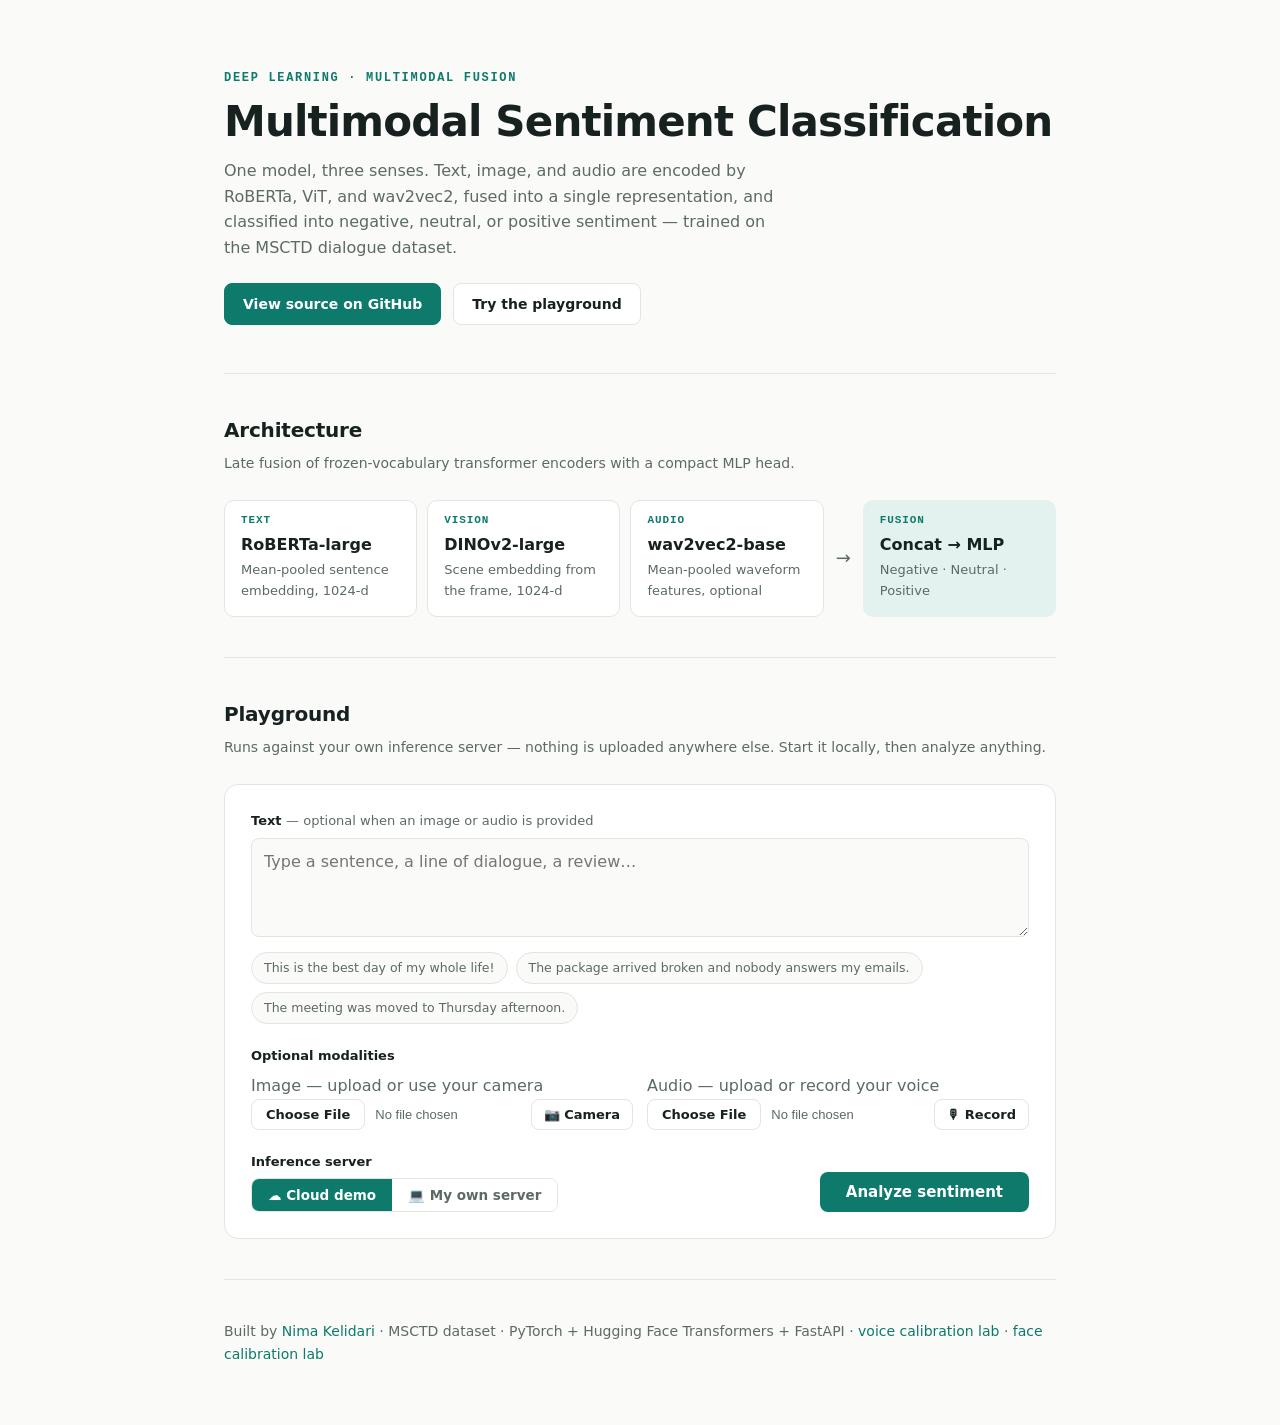
<file: docs/index.html>
<!doctype html>
<html lang="en">
<head>
<meta charset="utf-8">
<meta name="viewport" content="width=device-width, initial-scale=1">
<title>Multimodal Sentiment Classification</title>
<meta name="description" content="Text + vision + audio sentiment classification with RoBERTa, ViT and wav2vec2 fusion.">
<style>
  :root {
    --bg: #fafaf8;
    --surface: #ffffff;
    --ink: #17211f;
    --muted: #5c6a66;
    --line: #e3e5e0;
    --accent: #0d7a6c;
    --accent-soft: #e3f2ef;
    --neg: #c94f42;
    --neu: #b98a2e;
    --pos: #2e8b57;
    --mono: ui-monospace, SFMono-Regular, Menlo, Consolas, monospace;
  }
  @media (prefers-color-scheme: dark) {
    :root {
      --bg: #101413;
      --surface: #181d1c;
      --ink: #e8ecea;
      --muted: #93a19c;
      --line: #262d2b;
      --accent: #35b39f;
      --accent-soft: #16302b;
    }
  }
  * { box-sizing: border-box; margin: 0; }
  body {
    background: var(--bg);
    color: var(--ink);
    font: 16px/1.6 system-ui, -apple-system, "Segoe UI", sans-serif;
    -webkit-font-smoothing: antialiased;
  }
  .wrap { max-width: 880px; margin: 0 auto; padding: 0 24px; }

  header { padding: 72px 0 48px; }
  .kicker {
    font: 600 12px/1 var(--mono);
    letter-spacing: .14em; text-transform: uppercase;
    color: var(--accent);
  }
  h1 { font-size: clamp(28px, 5vw, 42px); line-height: 1.15; margin: 14px 0 12px; letter-spacing: -0.02em; }
  .lede { color: var(--muted); max-width: 56ch; }
  .links { margin-top: 22px; display: flex; gap: 12px; flex-wrap: wrap; }
  .btn {
    display: inline-block; padding: 9px 18px; border-radius: 8px;
    text-decoration: none; font-weight: 600; font-size: 14px;
    border: 1px solid var(--line); color: var(--ink); background: var(--surface);
    transition: border-color .15s;
  }
  .btn:hover { border-color: var(--accent); }
  .btn.primary { background: var(--accent); border-color: var(--accent); color: #fff; }
  .btn.primary:hover { filter: brightness(1.08); }

  section { padding: 40px 0; border-top: 1px solid var(--line); }
  h2 { font-size: 20px; margin-bottom: 6px; letter-spacing: -0.01em; }
  .sub { color: var(--muted); font-size: 14px; margin-bottom: 26px; }

  /* Architecture */
  .arch { display: flex; align-items: stretch; gap: 10px; flex-wrap: wrap; }
  .modality { flex: 1 1 140px; }
  .card {
    background: var(--surface); border: 1px solid var(--line);
    border-radius: 10px; padding: 14px 16px; height: 100%;
  }
  .card .tag { font: 600 11px/1 var(--mono); color: var(--accent); letter-spacing: .08em; text-transform: uppercase; }
  .card .name { font-weight: 650; margin: 6px 0 2px; }
  .card .desc { color: var(--muted); font-size: 13px; }
  .arrow { align-self: center; color: var(--muted); font-size: 18px; padding: 0 2px; }
  .fusion .card { background: var(--accent-soft); border-color: transparent; }
  @media (max-width: 640px) { .arrow { display: none; } .modality { flex-basis: 100%; } }

  /* Playground */
  .play {
    background: var(--surface); border: 1px solid var(--line);
    border-radius: 14px; padding: 26px;
  }
  label { display: block; font-weight: 600; font-size: 13px; margin: 18px 0 6px; }
  label:first-child { margin-top: 0; }
  .hint { font-weight: 400; color: var(--muted); }
  textarea, input[type="text"] {
    width: 100%; padding: 10px 12px; border-radius: 8px;
    border: 1px solid var(--line); background: var(--bg); color: var(--ink);
    font: inherit; resize: vertical;
  }
  textarea:focus, input[type="text"]:focus { outline: 2px solid var(--accent); outline-offset: -1px; border-color: transparent; }
  .chips { display: flex; gap: 8px; flex-wrap: wrap; margin-top: 8px; }
  .chip {
    font-size: 12.5px; padding: 5px 12px; border-radius: 999px; cursor: pointer;
    border: 1px solid var(--line); background: var(--bg); color: var(--muted);
  }
  .chip:hover { color: var(--accent); border-color: var(--accent); }
  .uploads { display: flex; gap: 14px; flex-wrap: wrap; }
  .uploads > div { flex: 1 1 220px; }
  input[type="file"] { width: 100%; font-size: 13px; color: var(--muted); }
  input[type="file"]::file-selector-button {
    font: 600 13px system-ui; padding: 7px 14px; margin-right: 10px;
    border-radius: 8px; border: 1px solid var(--line);
    background: var(--surface); color: var(--ink); cursor: pointer;
  }
  #imgPreview { display: none; margin-top: 10px; max-height: 120px; max-width: 100%; border-radius: 8px; border: 1px solid var(--line); }
  .cap-row { display: flex; gap: 8px; align-items: center; }
  .cap-row input[type="file"] { flex: 1; min-width: 0; }
  button.mini {
    flex-shrink: 0; padding: 7px 12px; border-radius: 8px; cursor: pointer;
    font: 600 13px system-ui; border: 1px solid var(--line);
    background: var(--surface); color: var(--ink); white-space: nowrap;
  }
  button.mini:hover { border-color: var(--accent); color: var(--accent); }
  button.mini.recording {
    border-color: var(--neg); color: var(--neg);
    animation: pulse 1.2s ease-in-out infinite;
  }
  button.mini.ghost { color: var(--muted); }
  @keyframes pulse { 50% { opacity: .55; } }
  .cam-panel { display: none; margin-top: 10px; }
  .cam-panel video {
    width: 100%; max-height: 220px; border-radius: 8px;
    border: 1px solid var(--line); background: #000; object-fit: cover;
  }
  .cap-actions { display: flex; gap: 8px; margin-top: 8px; }
  #audPreview { display: none; margin-top: 10px; width: 100%; height: 36px; }
  .row { display: flex; gap: 14px; align-items: end; flex-wrap: wrap; margin-top: 22px; }
  .row .grow { flex: 1 1 260px; }
  .row label { margin: 0 0 6px; }
  button#analyze {
    padding: 11px 26px; border-radius: 8px; border: none; cursor: pointer;
    background: var(--accent); color: #fff; font: 600 15px system-ui;
  }
  button#analyze:disabled { opacity: .6; cursor: wait; }
  .server-toggle { display: inline-flex; border: 1px solid var(--line); border-radius: 8px; overflow: hidden; }
  .server-toggle .seg {
    padding: 8px 16px; border: none; cursor: pointer; font: 600 13.5px system-ui;
    background: var(--surface); color: var(--muted);
  }
  .server-toggle .seg.active { background: var(--accent); color: #fff; }

  #result { margin-top: 24px; display: none; }
  .verdict { display: flex; align-items: baseline; gap: 12px; }
  .verdict .label { font-size: 26px; font-weight: 700; }
  .verdict .conf { color: var(--muted); font-size: 14px; }
  .meter {
    height: 8px; border-radius: 999px; background: var(--line);
    margin-top: 12px; overflow: hidden;
  }
  .meter > div { height: 100%; width: 0; border-radius: 999px; transition: width .5s ease; }
  .note { margin-top: 10px; font-size: 13px; color: var(--muted); }

  #offline { margin-top: 24px; display: none; }
  .offline-box {
    border: 1px dashed var(--line); border-radius: 10px; padding: 18px;
    font-size: 14px; color: var(--muted);
  }
  pre {
    background: var(--bg); border: 1px solid var(--line); border-radius: 8px;
    padding: 12px 14px; margin-top: 10px; overflow-x: auto;
    font: 12.5px/1.7 var(--mono); color: var(--ink);
  }

  footer { padding: 40px 0 60px; border-top: 1px solid var(--line); color: var(--muted); font-size: 14px; }
  footer a { color: var(--accent); text-decoration: none; }
</style>
</head>
<body>

<div class="wrap">
  <header>
    <div class="kicker">Deep Learning · Multimodal Fusion</div>
    <h1>Multimodal Sentiment Classification</h1>
    <p class="lede">
      One model, three senses. Text, image, and audio are encoded by
      RoBERTa, ViT, and wav2vec2, fused into a single representation, and
      classified into negative, neutral, or positive sentiment — trained on the
      MSCTD dialogue dataset.
    </p>
    <div class="links">
      <a class="btn primary" href="https://github.com/Nikelroid/multimodal-sentiment-classification">View source on GitHub</a>
      <a class="btn" href="#playground">Try the playground</a>
    </div>
  </header>

  <section>
    <h2>Architecture</h2>
    <p class="sub">Late fusion of frozen-vocabulary transformer encoders with a compact MLP head.</p>
    <div class="arch">
      <div class="modality"><div class="card">
        <div class="tag">Text</div>
        <div class="name">RoBERTa-large</div>
        <div class="desc">Mean-pooled sentence embedding, 1024-d</div>
      </div></div>
      <div class="modality"><div class="card">
        <div class="tag">Vision</div>
        <div class="name">DINOv2-large</div>
        <div class="desc">Scene embedding from the frame, 1024-d</div>
      </div></div>
      <div class="modality"><div class="card">
        <div class="tag">Audio</div>
        <div class="name">wav2vec2-base</div>
        <div class="desc">Mean-pooled waveform features, optional</div>
      </div></div>
      <div class="arrow">→</div>
      <div class="modality fusion"><div class="card">
        <div class="tag">Fusion</div>
        <div class="name">Concat → MLP</div>
        <div class="desc">Negative · Neutral · Positive</div>
      </div></div>
    </div>
  </section>

  <section id="playground">
    <h2>Playground</h2>
    <p class="sub">
      Runs against your own inference server — nothing is uploaded anywhere else.
      Start it locally, then analyze anything.
    </p>

    <div class="play">
      <label for="text">Text <span class="hint">— optional when an image or audio is provided</span></label>
      <textarea id="text" rows="3" placeholder="Type a sentence, a line of dialogue, a review…"></textarea>
      <div class="chips">
        <span class="chip">This is the best day of my whole life!</span>
        <span class="chip">The package arrived broken and nobody answers my emails.</span>
        <span class="chip">The meeting was moved to Thursday afternoon.</span>
      </div>

      <label style="margin-top:22px">Optional modalities</label>
      <div class="uploads">
        <div>
          <span class="hint">Image — upload or use your camera</span>
          <div class="cap-row">
            <input type="file" id="image" accept="image/*">
            <button type="button" class="mini" id="camBtn">📷 Camera</button>
          </div>
          <div id="camPanel" class="cam-panel">
            <video id="camVideo" autoplay playsinline muted></video>
            <div class="cap-actions">
              <button type="button" class="mini" id="snapBtn">Capture</button>
              <button type="button" class="mini ghost" id="camCancel">Cancel</button>
            </div>
          </div>
          <img id="imgPreview" alt="preview">
        </div>
        <div>
          <span class="hint">Audio — upload or record your voice</span>
          <div class="cap-row">
            <input type="file" id="audio" accept="audio/*">
            <button type="button" class="mini" id="recBtn">🎙 Record</button>
          </div>
          <audio id="audPreview" controls></audio>
          <div class="hint" id="capNote"></div>
        </div>
      </div>

      <div class="row">
        <div class="grow">
          <label>Inference server</label>
          <div class="server-toggle">
            <button type="button" class="seg" id="modeCloud">☁️ Cloud demo</button>
            <button type="button" class="seg" id="modeLocal">💻 My own server</button>
          </div>
          <input type="text" id="api" style="margin-top:8px">
        </div>
        <button id="analyze">Analyze sentiment</button>
      </div>

      <div id="result">
        <div class="verdict">
          <span class="label" id="verdictLabel"></span>
          <span class="conf" id="verdictConf"></span>
        </div>
        <div class="meter"><div id="meterBar"></div></div>
        <div class="note" id="resultNote"></div>
      </div>

      <div id="offline">
        <div class="offline-box" id="offlineCloud" style="display:none">
          <strong>The demo server is waking up.</strong> It scales to zero when idle,
          so the first request after a quiet period takes ~30–60 seconds while the
          model loads. Try again in a moment.
        </div>
        <div class="offline-box" id="offlineLocal" style="display:none">
          <strong>Couldn't reach your server.</strong> Start it on your machine,
          then try again:
          <pre>git clone https://github.com/Nikelroid/multimodal-sentiment-classification
cd multimodal-sentiment-classification
pip install -r requirements.txt
uvicorn app.main:app --port 8000</pre>
          In this mode the playground talks only to your endpoint — inputs never leave your machine.
        </div>
      </div>
    </div>
  </section>

  <footer>
    Built by <a href="https://github.com/Nikelroid">Nima Kelidari</a> ·
    MSCTD dataset · PyTorch + Hugging Face Transformers + FastAPI ·
    <a href="lab.html">voice calibration lab</a> ·
    <a href="face-lab.html">face calibration lab</a>
  </footer>
</div>

<script>
  // Hosted demo endpoint (scale-to-zero Cloud Run); visitors can switch to
  // their own server with the toggle, or override with ?api=<url>.
  const CLOUD_API = "https://multimodal-sentiment-nu3eefe4ra-uw.a.run.app";
  const LOCAL_DEFAULT = "http://localhost:8000";

  const $ = (id) => document.getElementById(id);
  const COLORS = { Negative: "var(--neg)", Neutral: "var(--neu)", Positive: "var(--pos)" };

  function setMode(mode) {
    localStorage.setItem("server_mode", mode);
    $("modeCloud").classList.toggle("active", mode === "cloud");
    $("modeLocal").classList.toggle("active", mode !== "cloud");
    if (mode === "cloud") {
      // Keep the hosted endpoint out of the visible UI (and screenshots);
      // it still lives in this file for anyone reading the source.
      $("api").value = CLOUD_API;
      $("api").readOnly = true;
      $("api").style.display = "none";
    } else {
      $("api").value = localStorage.getItem("custom_api") || LOCAL_DEFAULT;
      $("api").readOnly = false;
      $("api").style.display = "";
    }
  }
  $("modeCloud").addEventListener("click", () => setMode("cloud"));
  $("modeLocal").addEventListener("click", () => setMode("local"));
  $("api").addEventListener("change", () => {
    if (!$("api").readOnly) localStorage.setItem("custom_api", $("api").value.trim());
  });

  const urlApi = new URLSearchParams(location.search).get("api");
  if (urlApi) { localStorage.setItem("custom_api", urlApi); setMode("local"); }
  else setMode(localStorage.getItem("server_mode") || "cloud");

  document.querySelectorAll(".chip").forEach((chip) => {
    chip.addEventListener("click", () => { $("text").value = chip.textContent; });
  });

  // ---- captured-media state (webcam snapshot / voice recording) ----
  let capturedImage = null;   // Blob (jpeg) from webcam
  let capturedAudio = null;   // Blob (16 kHz mono wav) from microphone

  $("image").addEventListener("change", () => {
    capturedImage = null;
    const f = $("image").files[0];
    const img = $("imgPreview");
    if (f) { img.src = URL.createObjectURL(f); img.style.display = "block"; }
    else { img.style.display = "none"; }
  });

  $("audio").addEventListener("change", () => {
    capturedAudio = null;
    $("audPreview").style.display = "none";
    $("capNote").textContent = "";
  });

  // ---- webcam capture ----
  let camStream = null;

  function closeCam() {
    if (camStream) { camStream.getTracks().forEach((t) => t.stop()); camStream = null; }
    $("camPanel").style.display = "none";
  }

  $("camBtn").addEventListener("click", async () => {
    if (camStream) { closeCam(); return; }
    try {
      camStream = await navigator.mediaDevices.getUserMedia({ video: { facingMode: "user" } });
      $("camVideo").srcObject = camStream;
      $("camPanel").style.display = "block";
    } catch (err) {
      $("capNote").textContent = "Camera unavailable: " + err.message;
    }
  });

  $("camCancel").addEventListener("click", closeCam);

  $("snapBtn").addEventListener("click", () => {
    const v = $("camVideo");
    if (!v.videoWidth) return;
    const c = document.createElement("canvas");
    c.width = v.videoWidth; c.height = v.videoHeight;
    c.getContext("2d").drawImage(v, 0, 0);
    c.toBlob((blob) => {
      capturedImage = blob;
      $("image").value = "";                       // capture replaces any chosen file
      const img = $("imgPreview");
      img.src = URL.createObjectURL(blob);
      img.style.display = "block";
      closeCam();
    }, "image/jpeg", 0.92);
  });

  // ---- voice recording -> 16 kHz mono WAV (matches the model's input rate) ----
  let recState = null; // {stream, ctx, node, chunks, timer, seconds}
  const MAX_REC_SECONDS = 15;

  function encodeWav(samples, sampleRate) {
    const buf = new ArrayBuffer(44 + samples.length * 2);
    const dv = new DataView(buf);
    const writeStr = (o, s) => { for (let i = 0; i < s.length; i++) dv.setUint8(o + i, s.charCodeAt(i)); };
    writeStr(0, "RIFF"); dv.setUint32(4, 36 + samples.length * 2, true); writeStr(8, "WAVE");
    writeStr(12, "fmt "); dv.setUint32(16, 16, true); dv.setUint16(20, 1, true);
    dv.setUint16(22, 1, true); dv.setUint32(24, sampleRate, true);
    dv.setUint32(28, sampleRate * 2, true); dv.setUint16(32, 2, true); dv.setUint16(34, 16, true);
    writeStr(36, "data"); dv.setUint32(40, samples.length * 2, true);
    for (let i = 0; i < samples.length; i++) {
      const s = Math.max(-1, Math.min(1, samples[i]));
      dv.setInt16(44 + i * 2, s < 0 ? s * 0x8000 : s * 0x7fff, true);
    }
    return new Blob([buf], { type: "audio/wav" });
  }

  async function stopRecording() {
    const r = recState;
    recState = null;
    clearInterval(r.timer);
    $("recBtn").classList.remove("recording");
    $("recBtn").textContent = "🎙 Record";
    r.node.disconnect();
    r.stream.getTracks().forEach((t) => t.stop());
    const inputRate = r.ctx.sampleRate;
    await r.ctx.close();

    const total = r.chunks.reduce((n, c) => n + c.length, 0);
    if (!total) return;
    const pcm = new Float32Array(total);
    let off = 0;
    for (const c of r.chunks) { pcm.set(c, off); off += c.length; }

    // Resample to 16 kHz with OfflineAudioContext so the server needs no resampler.
    const targetLen = Math.max(1, Math.round(total * 16000 / inputRate));
    const oac = new OfflineAudioContext(1, targetLen, 16000);
    const srcBuf = oac.createBuffer(1, total, inputRate);
    srcBuf.copyToChannel(pcm, 0);
    const src = oac.createBufferSource();
    src.buffer = srcBuf; src.connect(oac.destination); src.start();
    const rendered = await oac.startRendering();

    capturedAudio = encodeWav(rendered.getChannelData(0), 16000);
    $("audio").value = "";                          // recording replaces any chosen file
    const player = $("audPreview");
    player.src = URL.createObjectURL(capturedAudio);
    player.style.display = "block";
    $("capNote").textContent = `Recorded ${(targetLen / 16000).toFixed(1)}s of audio.`;
  }

  $("recBtn").addEventListener("click", async () => {
    if (recState) { stopRecording(); return; }
    try {
      const stream = await navigator.mediaDevices.getUserMedia({ audio: true });
      const ctx = new (window.AudioContext || window.webkitAudioContext)();
      const source = ctx.createMediaStreamSource(stream);
      const node = ctx.createScriptProcessor(4096, 1, 1);
      const chunks = [];
      node.onaudioprocess = (e) => chunks.push(new Float32Array(e.inputBuffer.getChannelData(0)));
      source.connect(node); node.connect(ctx.destination);
      recState = { stream, ctx, node, chunks, seconds: 0, timer: null };
      recState.timer = setInterval(() => {
        recState.seconds += 1;
        $("recBtn").textContent = `⏹ Stop (0:${String(recState.seconds).padStart(2, "0")})`;
        if (recState.seconds >= MAX_REC_SECONDS) stopRecording();
      }, 1000);
      $("recBtn").classList.add("recording");
      $("recBtn").textContent = "⏹ Stop (0:00)";
    } catch (err) {
      $("capNote").textContent = "Microphone unavailable: " + err.message;
    }
  });

  $("analyze").addEventListener("click", async () => {
    const text = $("text").value.trim();
    const hasImage = capturedImage || $("image").files[0];
    const hasAudio = capturedAudio || $("audio").files[0];
    if (!text && !hasImage && !hasAudio) { $("text").focus(); return; }

    const btn = $("analyze");
    btn.disabled = true; btn.textContent = "Analyzing…";
    $("result").style.display = "none";
    $("offline").style.display = "none";

    const form = new FormData();
    form.append("text", text);
    if (capturedImage) form.append("image", capturedImage, "webcam.jpg");
    else if ($("image").files[0]) form.append("image", $("image").files[0]);
    if (capturedAudio) form.append("audio", capturedAudio, "recording.wav");
    else if ($("audio").files[0]) form.append("audio", $("audio").files[0]);

    const base = $("api").value.trim().replace(/\/+$/, "");
    try {
      const controller = new AbortController();
      const timer = setTimeout(() => controller.abort(), 30000);
      const res = await fetch(base + "/predict", { method: "POST", body: form, signal: controller.signal });
      clearTimeout(timer);
      if (!res.ok) throw new Error("HTTP " + res.status);
      const data = await res.json();

      const label = data.sentiment ?? "?";
      const conf = typeof data.confidence === "number" ? data.confidence : 0;
      $("verdictLabel").textContent = label;
      $("verdictLabel").style.color = COLORS[label] || "var(--ink)";
      $("verdictConf").textContent = (conf * 100).toFixed(1) + "% confidence";
      const bar = $("meterBar");
      bar.style.background = COLORS[label] || "var(--accent)";
      bar.style.width = "0";
      const pct = (p) => p ? `Neu ${p.Neutral}% · Neg ${p.Negative}% · Pos ${p.Positive}%` : "";
      const lines = [];
      if (data.probabilities) lines.push(`fused: ${pct(data.probabilities)}`);
      if (data.components) {
        const t = data.components.text_image, v = data.components.voice_tone;
        if (t) lines.push(`text+image → ${t.label} (${pct(t.probabilities)})`);
        if (v) lines.push(`voice tone → ${v.label} (${pct(v.probabilities)})`);
      }
      if (data.face_expression) {
        const fx = Object.entries(data.face_expression).sort((a, b) => b[1] - a[1])
          .slice(0, 3).map(([k, v]) => `${k} ${v}%`).join(" · ");
        lines.push("🎭 expression: " + fx);
      }
      if (data.face_detected === true) lines.push("🙂 face detected — expression branch active");
      if (data.face_detected === false) lines.push("😐 no face found in image — expression branch idle (scenes alone carry little signal)");
      if (data.face_note) lines.push("⚠ " + data.face_note);
      if (data.warning) lines.push("⚠ " + data.warning);
      $("resultNote").innerHTML = lines.join("<br>");
      $("result").style.display = "block";
      requestAnimationFrame(() => { bar.style.width = Math.max(4, conf * 100) + "%"; });
    } catch (err) {
      const cloud = localStorage.getItem("server_mode") !== "local";
      $("offlineCloud").style.display = cloud ? "block" : "none";
      $("offlineLocal").style.display = cloud ? "none" : "block";
      $("offline").style.display = "block";
    } finally {
      btn.disabled = false; btn.textContent = "Analyze sentiment";
    }
  });
</script>

</body>
</html>
</file>
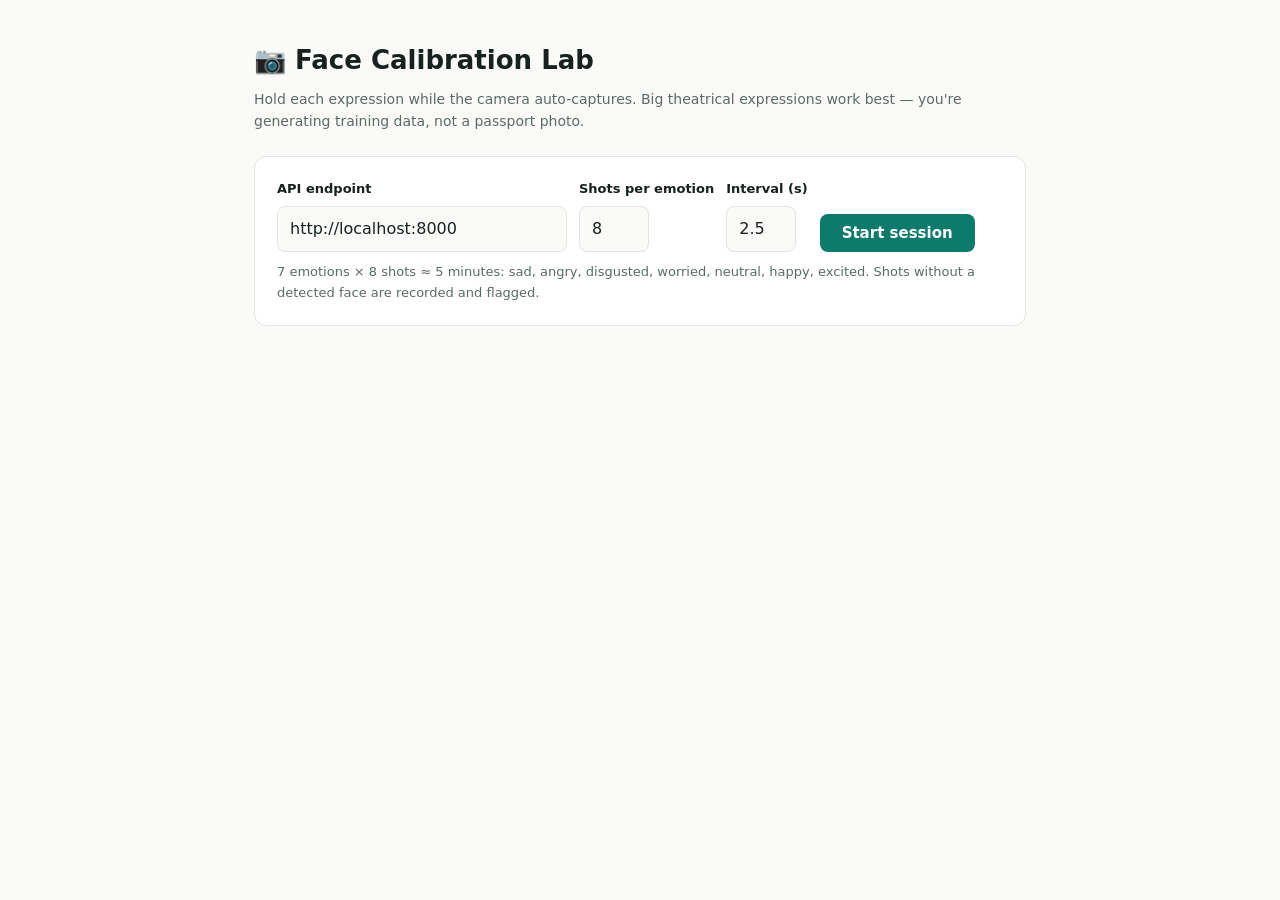
<file: docs/face-lab.html>
<!doctype html>
<html lang="en">
<head>
<meta charset="utf-8">
<meta name="viewport" content="width=device-width, initial-scale=1">
<title>Face Calibration Lab</title>
<style>
  :root {
    --bg:#fafaf8; --surface:#fff; --ink:#17211f; --muted:#5c6a66;
    --line:#e3e5e0; --accent:#0d7a6c;
    --neg:#c94f42; --neu:#b98a2e; --pos:#2e8b57;
    --mono:ui-monospace,SFMono-Regular,Menlo,Consolas,monospace;
  }
  @media (prefers-color-scheme: dark){
    :root{--bg:#101413;--surface:#181d1c;--ink:#e8ecea;--muted:#93a19c;--line:#262d2b;--accent:#35b39f;}
  }
  *{box-sizing:border-box;margin:0}
  body{background:var(--bg);color:var(--ink);font:16px/1.6 system-ui,-apple-system,"Segoe UI",sans-serif;}
  .wrap{max-width:820px;margin:0 auto;padding:40px 24px 80px}
  h1{font-size:26px;margin-bottom:6px}
  .sub{color:var(--muted);font-size:14px;margin-bottom:24px}
  .card{background:var(--surface);border:1px solid var(--line);border-radius:12px;padding:22px;margin-bottom:18px}
  label{font-weight:600;font-size:13px;display:block;margin-bottom:6px}
  input[type=text],input[type=number]{padding:9px 12px;border-radius:8px;border:1px solid var(--line);background:var(--bg);color:var(--ink);font:inherit}
  button{padding:10px 22px;border-radius:8px;border:none;cursor:pointer;background:var(--accent);color:#fff;font:600 15px system-ui}
  button.ghost{background:var(--surface);color:var(--ink);border:1px solid var(--line)}
  .emo{font:700 34px system-ui;margin:8px 0}
  .emo.sad,.emo.angry,.emo.disgusted,.emo.worried{color:var(--neg)}
  .emo.neutral{color:var(--neu)} .emo.happy,.emo.excited{color:var(--pos)}
  video{width:100%;max-height:320px;border-radius:10px;border:1px solid var(--line);background:#000;object-fit:cover;transform:scaleX(-1)}
  .progress{height:8px;border-radius:999px;background:var(--line);margin:14px 0;overflow:hidden}
  .progress>div{height:100%;background:var(--accent);transition:width .3s}
  .big{font:700 44px var(--mono);text-align:center;margin:6px 0;min-height:56px}
  table{border-collapse:collapse;width:100%;font-size:13px;margin-top:10px}
  th,td{border:1px solid var(--line);padding:6px 8px;text-align:right}
  th:first-child,td:first-child{text-align:left}
  textarea{width:100%;font:12px/1.5 var(--mono);background:var(--bg);color:var(--ink);border:1px solid var(--line);border-radius:8px;padding:10px;margin-top:10px}
  .hint{color:var(--muted);font-size:13px}
  .row{display:flex;gap:12px;align-items:end;flex-wrap:wrap}
</style>
</head>
<body>
<div class="wrap">
  <h1>📷 Face Calibration Lab</h1>
  <p class="sub">Hold each expression while the camera auto-captures. Big theatrical
  expressions work best — you're generating training data, not a passport photo.</p>

  <div class="card" id="setup">
    <div class="row">
      <div><label>API endpoint</label><input type="text" id="api" size="28"></div>
      <div><label>Shots per emotion</label><input type="number" id="reps" value="8" min="4" max="12" style="width:70px"></div>
      <div><label>Interval (s)</label><input type="number" id="interval" value="2.5" step="0.5" min="1.5" max="5" style="width:70px"></div>
      <button id="start">Start session</button>
    </div>
    <p class="hint" style="margin-top:10px">7 emotions × 8 shots ≈ 5 minutes: sad, angry, disgusted, worried, neutral,
    happy, excited. Shots without a detected face are recorded and flagged.</p>
  </div>

  <div class="card" id="taskCard" style="display:none">
    <div class="hint" id="taskCount"></div>
    <div class="progress"><div id="bar" style="width:0"></div></div>
    <div>Make and hold a <span class="emo" id="emo"></span> face</div>
    <video id="cam" autoplay playsinline muted></video>
    <div class="big" id="countdown"></div>
    <div class="row">
      <button id="go">Start capturing this emotion</button>
      <span class="hint" id="status"></span>
    </div>
  </div>

  <div class="card" id="results" style="display:none">
    <h1 style="font-size:20px">Results</h1>
    <div id="avgTable"></div>
    <label style="margin-top:16px">Paste this whole block back to Claude:</label>
    <textarea id="export" rows="14" readonly></textarea>
    <div class="row" style="margin-top:10px">
      <button id="copy">Copy to clipboard</button>
      <button class="ghost" id="restart">New session</button>
    </div>
  </div>
</div>

<script>
const EMOTIONS = ["sad", "angry", "disgusted", "worried", "neutral", "happy", "excited"];
const $ = (id) => document.getElementById(id);
$("api").value = new URLSearchParams(location.search).get("api") || "http://localhost:8000";

let rows = JSON.parse(localStorage.getItem("facelab_rows") || "[]");
let emoIdx = 0, stream = null, reps = 8, interval = 2500;

$("start").addEventListener("click", async () => {
  reps = parseInt($("reps").value) || 8;
  interval = (parseFloat($("interval").value) || 2.5) * 1000;
  rows = []; localStorage.removeItem("facelab_rows"); emoIdx = 0;
  try {
    stream = await navigator.mediaDevices.getUserMedia({ video: { facingMode: "user" } });
  } catch (err) { alert("Camera error: " + err.message); return; }
  $("cam").srcObject = stream;
  $("setup").style.display = "none"; $("results").style.display = "none";
  showEmotion();
});

function showEmotion() {
  if (emoIdx >= EMOTIONS.length) return finish();
  const e = EMOTIONS[emoIdx];
  $("taskCard").style.display = "block";
  $("taskCount").textContent = `Emotion ${emoIdx + 1} of ${EMOTIONS.length}`;
  $("bar").style.width = (100 * emoIdx / EMOTIONS.length) + "%";
  $("emo").textContent = e.toUpperCase();
  $("emo").className = "emo " + e;
  $("countdown").textContent = "";
  $("go").style.display = "inline-block";
  $("status").textContent = "";
}

$("go").addEventListener("click", async () => {
  $("go").style.display = "none";
  for (let c = 3; c > 0; c--) { $("countdown").textContent = c; await sleep(800); }
  const emo = EMOTIONS[emoIdx];
  for (let shot = 1; shot <= reps; shot++) {
    $("countdown").textContent = `📸 ${shot}/${reps}`;
    await captureAndScore(emo, shot);
    if (shot < reps) await sleep(interval);
  }
  emoIdx++; showEmotion();
});

const sleep = (ms) => new Promise((r) => setTimeout(r, ms));

function grabFrame() {
  const v = $("cam"), c = document.createElement("canvas");
  c.width = v.videoWidth; c.height = v.videoHeight;
  c.getContext("2d").drawImage(v, 0, 0);
  return new Promise((res) => c.toBlob(res, "image/jpeg", 0.92));
}

const FER_KEYS = ["angry", "disgust", "fear", "happy", "neutral", "sad", "surprise"];

async function captureAndScore(emo, shot) {
  try {
    const blob = await grabFrame();
    const form = new FormData();
    form.append("text", "");
    form.append("image", blob, "shot.jpg");
    const base = $("api").value.trim().replace(/\/+$/, "");
    const res = await fetch(base + "/predict", { method: "POST", body: form });
    const d = await res.json();
    const p = d.probabilities || {};
    const fer = d.face_expression || {};
    rows.push({ emo, shot, face: d.face_detected === true ? 1 : 0, fer,
                neu: p.Neutral ?? -1, neg: p.Negative ?? -1, pos: p.Positive ?? -1 });
    localStorage.setItem("facelab_rows", JSON.stringify(rows));
    const top = Object.entries(fer).sort((a, b) => b[1] - a[1])[0];
    $("status").textContent = (d.face_detected ? "🙂 " : "😐 no face — ") +
      (top ? `reads ${top[0]} ${top[1]}% | ` : "") +
      `Neu ${p.Neutral}% Neg ${p.Negative}% Pos ${p.Positive}%`;
  } catch (err) {
    rows.push({ emo, shot, face: -1, fer: {}, neu: -1, neg: -1, pos: -1 });
    $("status").textContent = "request failed: " + err.message;
  }
}

function finish() {
  if (stream) stream.getTracks().forEach((t) => t.stop());
  $("taskCard").style.display = "none";
  $("results").style.display = "block";
  const cells = {};
  for (const r of rows) (cells[r.emo] = cells[r.emo] || []).push(r);
  let html = "<table><tr><th>emotion</th><th>shots</th><th>faces found</th><th>top expression</th><th>avg Neu</th><th>avg Neg</th><th>avg Pos</th></tr>";
  for (const [emo, list] of Object.entries(cells)) {
    const ok = list.filter((r) => r.face === 1);
    const avg = (f) => ok.length ? (ok.reduce((a, r) => a + r[f], 0) / ok.length).toFixed(1) : "—";
    const ferAvg = FER_KEYS.map((k) =>
      [k, ok.length ? ok.reduce((a, r) => a + ((r.fer || {})[k] ?? 0), 0) / ok.length : 0]);
    const top = ferAvg.sort((a, b) => b[1] - a[1])[0];
    const topTxt = ok.length && top[1] > 0 ? `${top[0]} ${top[1].toFixed(0)}%` : "—";
    html += `<tr><td>${emo}</td><td>${list.length}</td><td>${ok.length}</td><td>${topTxt}</td><td>${avg("neu")}</td><td>${avg("neg")}</td><td>${avg("pos")}</td></tr>`;
  }
  $("avgTable").innerHTML = html + "</table>";
  const lines = ["FACE CALIBRATION RESULTS v2",
                 "emotion,shot,face_detected," + FER_KEYS.join(",") + ",final_neu,final_neg,final_pos"];
  for (const r of rows) {
    const fer = FER_KEYS.map((k) => (r.fer || {})[k] ?? -1).join(",");
    lines.push(`${r.emo},${r.shot},${r.face},${fer},${r.neu},${r.neg},${r.pos}`);
  }
  $("export").value = lines.join("\n");
}

$("copy").addEventListener("click", () => {
  $("export").select(); document.execCommand("copy");
  $("copy").textContent = "Copied ✓"; setTimeout(() => $("copy").textContent = "Copy to clipboard", 1500);
});
$("restart").addEventListener("click", () => location.reload());
if (rows.length) finish();
</script>
</body>
</html>
</file>
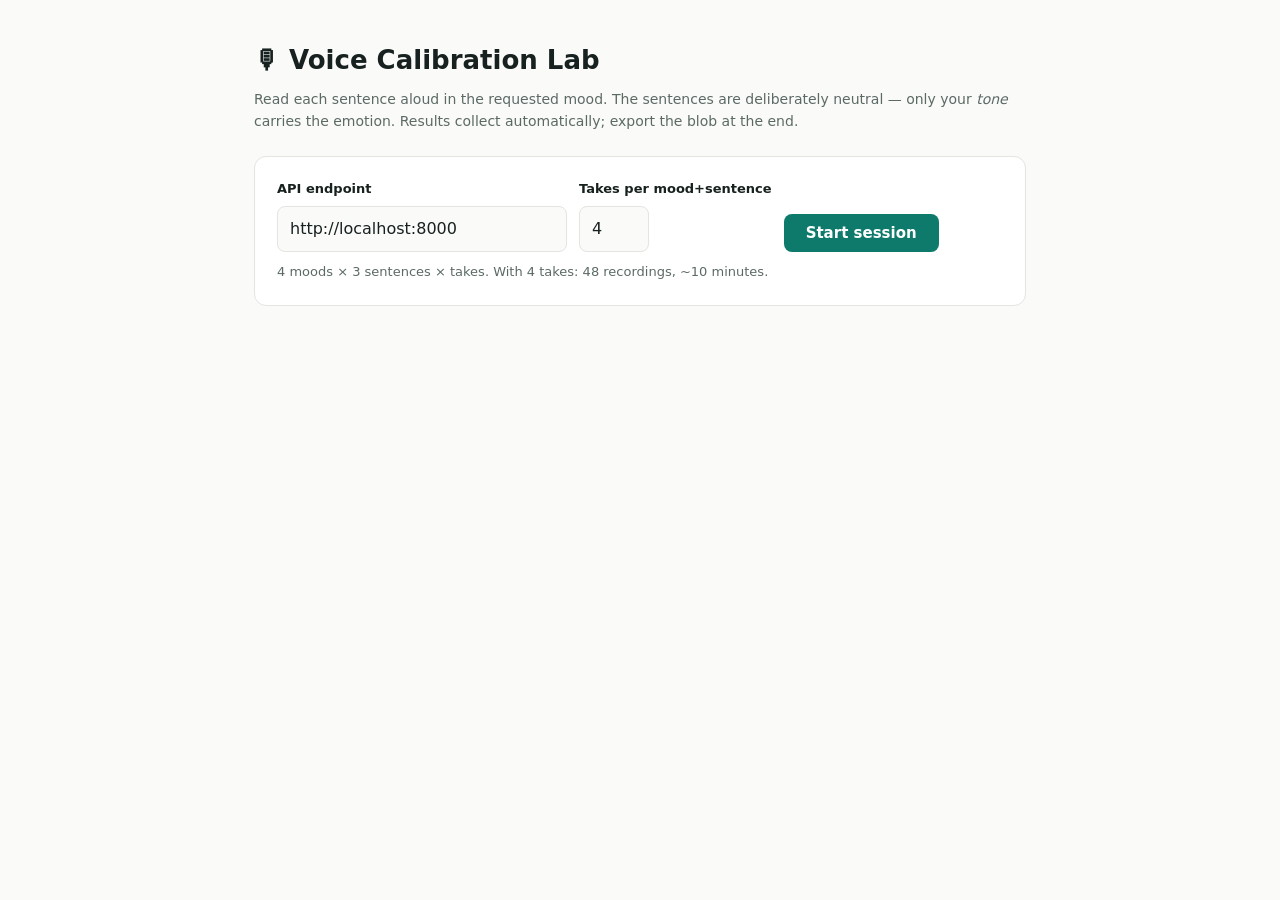
<file: docs/lab.html>
<!doctype html>
<html lang="en">
<head>
<meta charset="utf-8">
<meta name="viewport" content="width=device-width, initial-scale=1">
<title>Voice Calibration Lab</title>
<style>
  :root {
    --bg:#fafaf8; --surface:#fff; --ink:#17211f; --muted:#5c6a66;
    --line:#e3e5e0; --accent:#0d7a6c; --accent-soft:#e3f2ef;
    --neg:#c94f42; --neu:#b98a2e; --pos:#2e8b57;
    --mono:ui-monospace,SFMono-Regular,Menlo,Consolas,monospace;
  }
  @media (prefers-color-scheme: dark){
    :root{--bg:#101413;--surface:#181d1c;--ink:#e8ecea;--muted:#93a19c;--line:#262d2b;--accent:#35b39f;--accent-soft:#16302b;}
  }
  *{box-sizing:border-box;margin:0}
  body{background:var(--bg);color:var(--ink);font:16px/1.6 system-ui,-apple-system,"Segoe UI",sans-serif;}
  .wrap{max-width:820px;margin:0 auto;padding:40px 24px 80px}
  h1{font-size:26px;margin-bottom:6px}
  .sub{color:var(--muted);font-size:14px;margin-bottom:24px}
  .card{background:var(--surface);border:1px solid var(--line);border-radius:12px;padding:22px;margin-bottom:18px}
  label{font-weight:600;font-size:13px;display:block;margin-bottom:6px}
  input[type=text],input[type=number]{padding:9px 12px;border-radius:8px;border:1px solid var(--line);background:var(--bg);color:var(--ink);font:inherit}
  button{padding:10px 22px;border-radius:8px;border:none;cursor:pointer;background:var(--accent);color:#fff;font:600 15px system-ui}
  button.ghost{background:var(--surface);color:var(--ink);border:1px solid var(--line)}
  button:disabled{opacity:.5;cursor:default}
  .task-mood{font:700 30px system-ui;margin:6px 0}
  .task-mood.sad,.task-mood.angry{color:var(--neg)} .task-mood.neutral{color:var(--neu)} .task-mood.happy{color:var(--pos)}
  .task-sentence{font-size:20px;font-style:italic;margin:10px 0 18px}
  .progress{height:8px;border-radius:999px;background:var(--line);margin:16px 0;overflow:hidden}
  .progress>div{height:100%;background:var(--accent);transition:width .3s}
  .recbtn.recording{background:var(--neg);animation:pulse 1.2s infinite}
  @keyframes pulse{50%{opacity:.6}}
  table{border-collapse:collapse;width:100%;font-size:13px;margin-top:10px}
  th,td{border:1px solid var(--line);padding:6px 8px;text-align:right}
  th:first-child,td:first-child{text-align:left}
  textarea{width:100%;font:12px/1.5 var(--mono);background:var(--bg);color:var(--ink);border:1px solid var(--line);border-radius:8px;padding:10px;margin-top:10px}
  .hint{color:var(--muted);font-size:13px}
  .row{display:flex;gap:12px;align-items:end;flex-wrap:wrap}
</style>
</head>
<body>
<div class="wrap">
  <h1>🎙 Voice Calibration Lab</h1>
  <p class="sub">Read each sentence aloud in the requested mood. The sentences are
  deliberately neutral — only your <em>tone</em> carries the emotion. Results
  collect automatically; export the blob at the end.</p>

  <div class="card" id="setup">
    <div class="row">
      <div><label>API endpoint</label><input type="text" id="api" size="28"></div>
      <div><label>Takes per mood+sentence</label><input type="number" id="reps" value="4" min="2" max="8" style="width:70px"></div>
      <button id="start">Start session</button>
    </div>
    <p class="hint" style="margin-top:10px">4 moods × 3 sentences × takes. With 4 takes: 48 recordings, ~10 minutes.</p>
  </div>

  <div class="card" id="taskCard" style="display:none">
    <div class="hint" id="taskCount"></div>
    <div class="progress"><div id="bar" style="width:0"></div></div>
    <div>Read this in a <span class="task-mood" id="mood"></span> voice:</div>
    <div class="task-sentence" id="sentence"></div>
    <div class="row">
      <button class="recbtn" id="rec">🎙 Record take</button>
      <button class="ghost" id="skip">Skip take</button>
      <span class="hint" id="status"></span>
    </div>
  </div>

  <div class="card" id="results" style="display:none">
    <h1 style="font-size:20px">Results</h1>
    <div id="avgTable"></div>
    <label style="margin-top:16px">Paste this whole block back to Claude:</label>
    <textarea id="export" rows="14" readonly></textarea>
    <div class="row" style="margin-top:10px">
      <button id="copy">Copy to clipboard</button>
      <button class="ghost" id="restart">New session</button>
    </div>
  </div>
</div>

<script>
const SENTENCES = [
  "The meeting is scheduled for tomorrow afternoon.",
  "I just got back from the store a few minutes ago.",
  "The weather report says it might change later today.",
];
const MOODS = ["sad", "angry", "neutral", "happy"];
const $ = (id) => document.getElementById(id);
$("api").value = new URLSearchParams(location.search).get("api") || "http://localhost:8000";

let tasks = [], cursor = 0, rows = JSON.parse(localStorage.getItem("lab_rows") || "[]");

function buildTasks(reps) {
  tasks = [];
  for (const mood of MOODS)
    for (let s = 0; s < SENTENCES.length; s++)
      for (let r = 1; r <= reps; r++)
        tasks.push({ mood, sentence: s + 1, rep: r });
}

function showTask() {
  if (cursor >= tasks.length) return finish();
  const t = tasks[cursor];
  $("taskCard").style.display = "block";
  $("taskCount").textContent = `Recording ${cursor + 1} of ${tasks.length}`;
  $("bar").style.width = (100 * cursor / tasks.length) + "%";
  $("mood").textContent = t.mood.toUpperCase();
  $("mood").className = "task-mood " + t.mood;
  $("sentence").textContent = "“" + SENTENCES[t.sentence - 1] + "”";
  $("status").textContent = "";
}

$("start").addEventListener("click", () => {
  buildTasks(parseInt($("reps").value) || 4);
  rows = []; localStorage.removeItem("lab_rows");
  cursor = 0; $("setup").style.display = "none"; $("results").style.display = "none";
  showTask();
});

$("skip").addEventListener("click", () => { cursor++; showTask(); });
$("restart").addEventListener("click", () => location.reload());

// ---- recorder: PCM -> 16 kHz mono WAV (same pipeline as the playground) ----
let recState = null;
function encodeWav(samples, sr) {
  const buf = new ArrayBuffer(44 + samples.length * 2), dv = new DataView(buf);
  const ws = (o, s) => { for (let i = 0; i < s.length; i++) dv.setUint8(o + i, s.charCodeAt(i)); };
  ws(0,"RIFF"); dv.setUint32(4,36+samples.length*2,true); ws(8,"WAVE"); ws(12,"fmt ");
  dv.setUint32(16,16,true); dv.setUint16(20,1,true); dv.setUint16(22,1,true);
  dv.setUint32(24,sr,true); dv.setUint32(28,sr*2,true); dv.setUint16(32,2,true); dv.setUint16(34,16,true);
  ws(36,"data"); dv.setUint32(40,samples.length*2,true);
  for (let i = 0; i < samples.length; i++) {
    const s = Math.max(-1, Math.min(1, samples[i]));
    dv.setInt16(44 + i * 2, s < 0 ? s * 0x8000 : s * 0x7fff, true);
  }
  return new Blob([buf], { type: "audio/wav" });
}

$("rec").addEventListener("click", async () => {
  if (recState) { await stopRec(); return; }
  try {
    const stream = await navigator.mediaDevices.getUserMedia({ audio: true });
    const ctx = new (window.AudioContext || window.webkitAudioContext)();
    const src = ctx.createMediaStreamSource(stream);
    const node = ctx.createScriptProcessor(4096, 1, 1);
    const chunks = [];
    node.onaudioprocess = (e) => chunks.push(new Float32Array(e.inputBuffer.getChannelData(0)));
    src.connect(node); node.connect(ctx.destination);
    recState = { stream, ctx, node, chunks };
    $("rec").classList.add("recording"); $("rec").textContent = "⏹ Stop";
    $("status").textContent = "recording…";
  } catch (err) { $("status").textContent = "mic error: " + err.message; }
});

async function stopRec() {
  const r = recState; recState = null;
  $("rec").classList.remove("recording"); $("rec").textContent = "🎙 Record take";
  r.node.disconnect(); r.stream.getTracks().forEach((t) => t.stop());
  const inRate = r.ctx.sampleRate; await r.ctx.close();
  const total = r.chunks.reduce((n, c) => n + c.length, 0);
  if (total < inRate * 0.5) { $("status").textContent = "too short — try again"; return; }
  const pcm = new Float32Array(total); let o = 0;
  for (const c of r.chunks) { pcm.set(c, o); o += c.length; }
  const targetLen = Math.round(total * 16000 / inRate);
  const oac = new OfflineAudioContext(1, targetLen, 16000);
  const b = oac.createBuffer(1, total, inRate); b.copyToChannel(pcm, 0);
  const s = oac.createBufferSource(); s.buffer = b; s.connect(oac.destination); s.start();
  const rendered = await oac.startRendering();
  await submit(encodeWav(rendered.getChannelData(0), 16000));
}

async function submit(wavBlob) {
  $("status").textContent = "scoring…";
  const t = tasks[cursor];
  const form = new FormData();
  form.append("text", "");
  form.append("audio", wavBlob, "take.wav");
  try {
    const base = $("api").value.trim().replace(/\/+$/, "");
    const res = await fetch(base + "/predict", { method: "POST", body: form });
    const data = await res.json();
    const v = data.components && data.components.voice_tone;
    const raw = v && (v.raw_probabilities || v.probabilities);
    if (!raw) throw new Error("no voice probabilities in response");
    rows.push({ ...t, neu: raw.Neutral, neg: raw.Negative, pos: raw.Positive });
    localStorage.setItem("lab_rows", JSON.stringify(rows));
    $("status").textContent = `raw: Neu ${raw.Neutral} · Neg ${raw.Negative} · Pos ${raw.Positive}`;
    cursor++; setTimeout(showTask, 900);
  } catch (err) { $("status").textContent = "failed: " + err.message + " — record again"; }
}

function finish() {
  $("taskCard").style.display = "none";
  $("results").style.display = "block";
  const cells = {};
  for (const r of rows) {
    const k = r.mood + "-s" + r.sentence;
    (cells[k] = cells[k] || []).push(r);
  }
  let html = "<table><tr><th>mood · sentence</th><th>takes</th><th>avg Neu</th><th>avg Neg</th><th>avg Pos</th></tr>";
  for (const [k, list] of Object.entries(cells)) {
    const avg = (f) => (list.reduce((a, r) => a + r[f], 0) / list.length).toFixed(1);
    html += `<tr><td>${k}</td><td>${list.length}</td><td>${avg("neu")}</td><td>${avg("neg")}</td><td>${avg("pos")}</td></tr>`;
  }
  $("avgTable").innerHTML = html + "</table>";
  const lines = ["VOICE CALIBRATION RESULTS v2", "mood,sentence,rep,neu,neg,pos"];
  for (const r of rows) lines.push(`${r.mood},${r.sentence},${r.rep},${r.neu},${r.neg},${r.pos}`);
  $("export").value = lines.join("\n");
}

$("copy").addEventListener("click", () => {
  $("export").select(); document.execCommand("copy");
  $("copy").textContent = "Copied ✓"; setTimeout(() => $("copy").textContent = "Copy to clipboard", 1500);
});

// resume a half-finished session after accidental refresh
if (rows.length) { finish(); }
</script>
</body>
</html>
</file>
